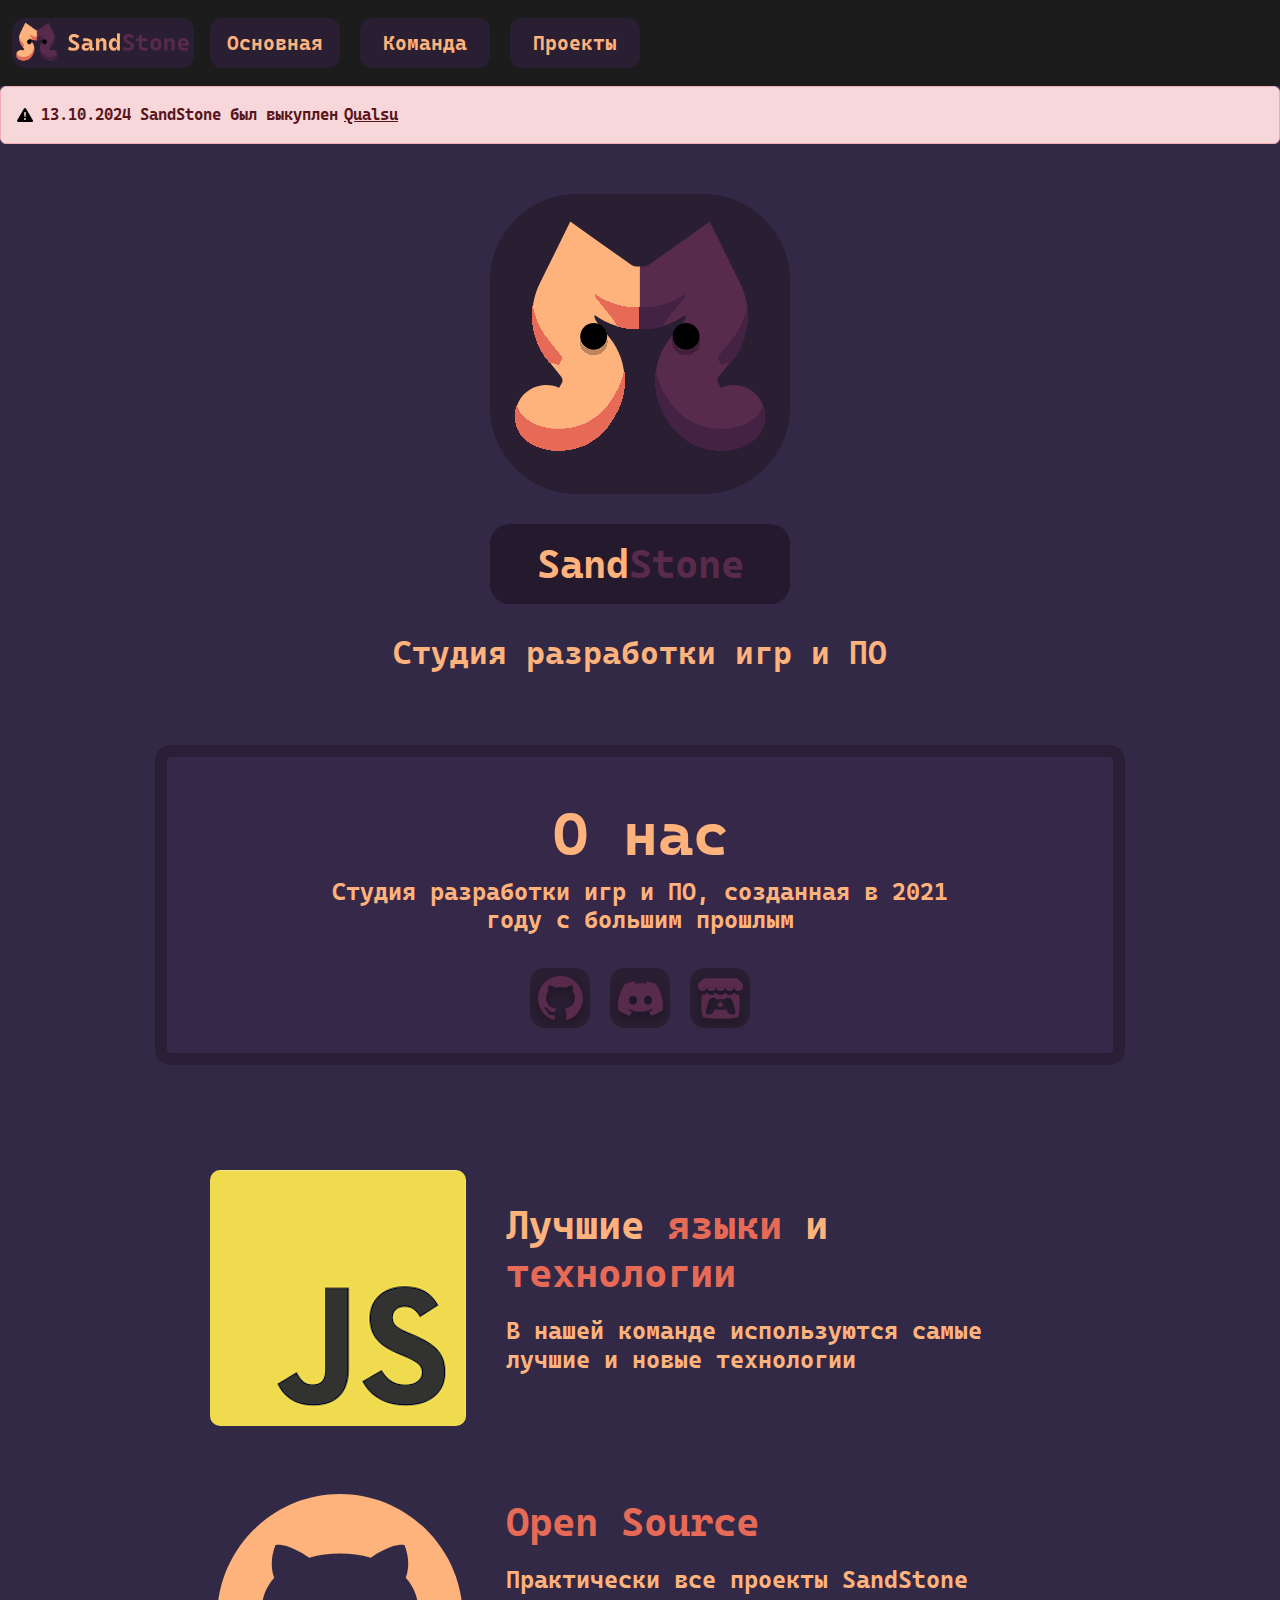
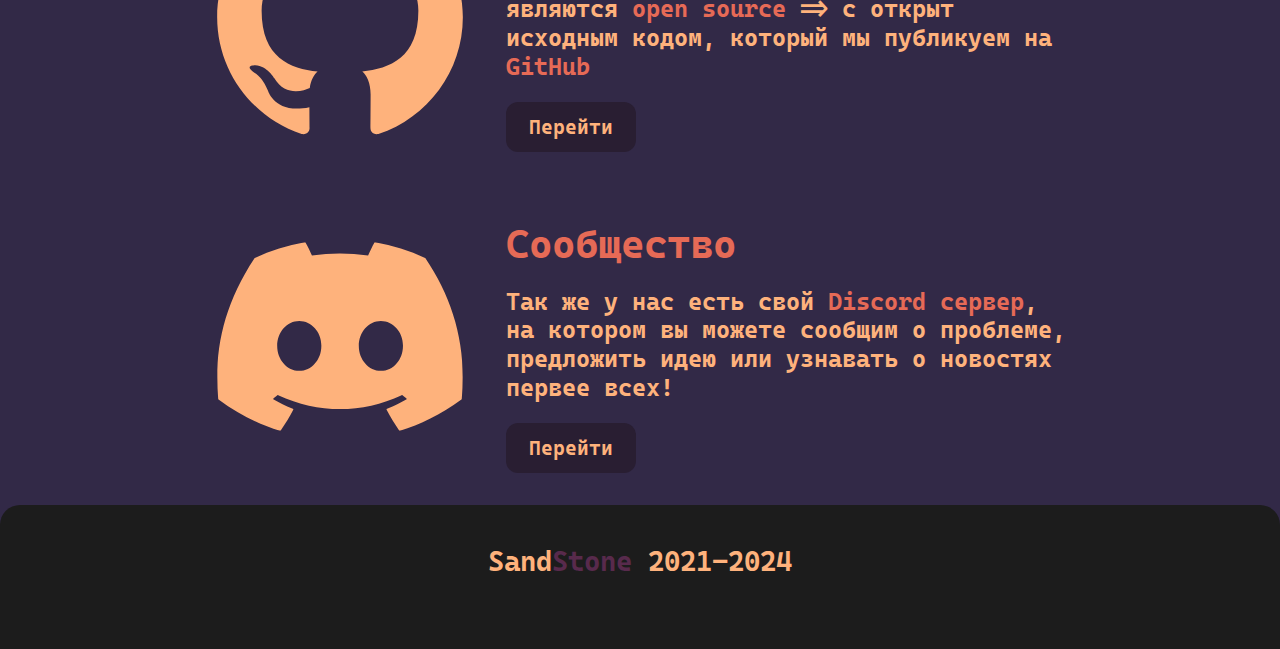
<file: index.html>
<!DOCTYPE html>
<html lang="ru">
<head>
    <meta charset="UTF-8">
    <meta name="viewport" content="width=device-width, initial-scale=1.0">
    <title>SandStone</title>
    <link href="https://cdn.jsdelivr.net/npm/bootstrap@5.3.3/dist/css/bootstrap.min.css" rel="stylesheet" integrity="sha384-QWTKZyjpPEjISv5WaRU9OFeRpok6YctnYmDr5pNlyT2bRjXh0JMhjY6hW+ALEwIH" crossorigin="anonymous">
    <link rel="stylesheet" href="style.css">
    <link rel="stylesheet" href="main.css">
    <link rel="stylesheet" href="scroll.css">
    <link rel="icon" href="img/logo.svg" type="image/gif">
</head>
<body>
    
    <nav class="navbar navbar-expand-lg" style="background-color: #1C1C1C;">
        <div class="container-fluid">
            <img src="img/mini-logo.png" alt="" class="navbar-brand" style="height: 60px;">
            <button class="navbar-toggler" type="button" data-bs-toggle="collapse" data-bs-target="#navbarNav" aria-controls="navbarNav" aria-expanded="false" aria-label="Toggle navigation">
                <span class="navbar-toggler-icon"></span>
            </button>
            <div class="collapse navbar-collapse" id="navbarNav">
                <ul class="navbar-nav">
                    <li class="nav-item">
                        <a class="nav-link" href="/">Основная</a>
                    </li>
                    <li class="nav-item">
                        <a class="nav-link" href="/team">Команда</a>
                    </li>
                    <li class="nav-item">
                        <a class="nav-link" href="/project">Проекты</a>
                    </li>
                </ul>
            </div>
        </div>
    </nav>

    <div class="alert alert-danger d-flex align-items-center" role="alert">
        <svg xmlns="http://www.w3.org/2000/svg" class="bi bi-exclamation-triangle-fill flex-shrink-0 me-2" viewBox="0 0 16 16" role="img" aria-label="Warning:">
            <path d="M8.982 1.566a1.13 1.13 0 0 0-1.96 0L.165 13.233c-.457.778.091 1.767.98 1.767h13.713c.889 0 1.438-.99.98-1.767L8.982 1.566zM8 5c.535 0 .954.462.9.995l-.35 3.507a.552.552 0 0 1-1.1 0L7.1 5.995A.905.905 0 0 1 8 5zm.002 6a1 1 0 1 1 0 2 1 1 0 0 1 0-2z"/>
        </svg>
        13.10.2024 SandStone был выкуплен <a href="https://qual.su" target="_blank" class="alert-link" style="margin-left: 6px;">Qualsu</a>
    </div>

    <main class="d-flex justify-content-center flex-wrap flex-column align-items-center">
        <img src="img/logo.svg" alt="" style="width: 300px;">
        <div class="d-flex justify-content-center align-items-center text-name"><span style="color: #FEB27C;">Sand</span><span style="color: #582A4C;">Stone</span></div>
        <h2>Студия разработки игр и ПО</h2>
    </main>

    <section class="about d-flex justify-content-center align-items-center flex-wrap flex-column">
        <h1>О нас</h1>
        <h4>Студия разработки игр и ПО, созданная в 2021 году с большим прошлым</h4>
        <div class="container d-flex justify-content-center flex-nowrap">
            <a href="https://github.com/sandstonehub" class="d-flex justify-content-center align-items-center" target="_blank"><img src="img/main/github.svg" alt=""></a>
            <a href="https://discord.com/invite/GZAXy5CKM9" class="d-flex justify-content-center align-items-center" target="_blank"><img src="img/main/Discord.svg" alt=""></a>
            <a href="https://sandstone-studio.itch.io/" class="d-flex justify-content-center align-items-center" target="_blank"><img src="img/main/itch.svg" alt=""></a>
        </div>
    </section>

    <section class="card-section d-flex justify-content-center align-items-center">
        <div class="card mb-3" style="max-width: 900px;">
            <div class="row g-0">
                
            <div class="col-md-4 d-flex justify-content-center align-items-centers">
            
                <div id="carouselExampleAutoplaying" class="carousel slide" data-bs-ride="carousel" style="width: 300px;">
                    <div class="carousel-inner">
                        <div class="carousel-item active" data-bs-interval="3000">
                            <img src="img/main/tech/js.png" class="d-flex justify-content-center align-items-center" alt="...">
                        </div>
                        <div class="carousel-item" data-bs-interval="2000">
                            <img src="img/main/tech/python.png" class="d-flex justify-content-center align-items-center" alt="...">
                        </div>
                        <div class="carousel-item" data-bs-interval="2000">
                            <img src="img/main/tech/csharp.png" class="d-flex justify-content-center align-items-center" alt="...">
                        </div>
                        <div class="carousel-item" data-bs-interval="2000">
                            <img src="img/main/tech/c3.png" class="d-flex justify-content-center align-items-center" alt="...">
                        </div>
                        <div class="carousel-item" data-bs-interval="2000">
                            <img src="img/main/tech/vs.png" class="d-flex justify-content-center align-items-center" alt="...">
                        </div>
                        <div class="carousel-item" data-bs-interval="2000">
                            <img src="img/main/tech/vscode.png" class="d-flex justify-content-center align-items-center" alt="...">
                        </div>
                    </div>
                </div>

                </div>

              <div class="col-md-8">
                <div class="card-body slider-body" style="margin-top: 35px;">
                  <h1 class="card-title">Лучшие <span style="color: #E66A56;">языки</span> и <span style="color: #E66A56;">технологии</span></h1>
                  <h4 class="card-text">В нашей комaнде используются самые лучшие и новые технологии</h4>
                </div>
              </div>

            </div>
          </div>
    </section>

    <section class="card-section d-flex justify-content-center align-items-center">
        <div class="card mb-3" style="max-width: 900px;">
            <div class="row g-0">
                
            <div class="col-md-4 d-flex justify-content-center align-items-centers">
                <img src="img/main/github_white.svg" class="img-fluid rounded-start" alt="..." style="width: 250px;">
            </div>

            <div class="col-md-8">
                <div class="card-body">
                    <h1 class="card-title" style="color: #E66A56;">Open Source</h1>
                    <h4 class="card-text">Практически все проекты SandStone являются <span style="color: #E66A56;">open source</span> => с открыт исходным кодом, который мы публикуем на <span style="color: #E66A56;">GitHub</span></h4>
                    <a class="nav-link" href="https://github.com/sandstonehub" target="_blank">Перейти</a>
                </div>
            </div>

            </div>
          </div>
    </section>

    <section class="card-section d-flex justify-content-center align-items-center">
        <div class="card mb-3" style="max-width: 900px;">
            <div class="row g-0">
                
            <div class="col-md-4 d-flex justify-content-center align-items-centers">
                <img src="img/main/discord_white.svg" class="img-fluid rounded-start" alt="..." style="width: 250px;">
            </div>

            <div class="col-md-8">
                <div class="card-body">
                    <h1 class="card-title" style="color: #E66A56;">Сообщество</h1>
                    <h4 class="card-text">Так же у нас есть свой <span style="color: #E66A56;">Discord сервер</span>, на котором вы можете сообщим о проблеме, предложить идею или узнавать о новостях первее всех!</h4>
                    <a class="nav-link" href="https://discord.com/invite/GZAXy5CKM9" target="_blank">Перейти</a>
                </div>
            </div>

            </div>
          </div>
    </section>
    
    <footer>
        <h3><span style="color: #FEB27C;">Sand</span><span style="color: #582A4C">Stone</span> <span style="color: #FEB27C;"> 2021-2024</span></h3>
    </footer>

    <script src="https://cdn.jsdelivr.net/npm/bootstrap@5.3.3/dist/js/bootstrap.bundle.min.js" integrity="sha384-YvpcrYf0tY3lHB60NNkmXc5s9fDVZLESaAA55NDzOxhy9GkcIdslK1eN7N6jIeHz" crossorigin="anonymous"></script>
</body>
</html>
</file>
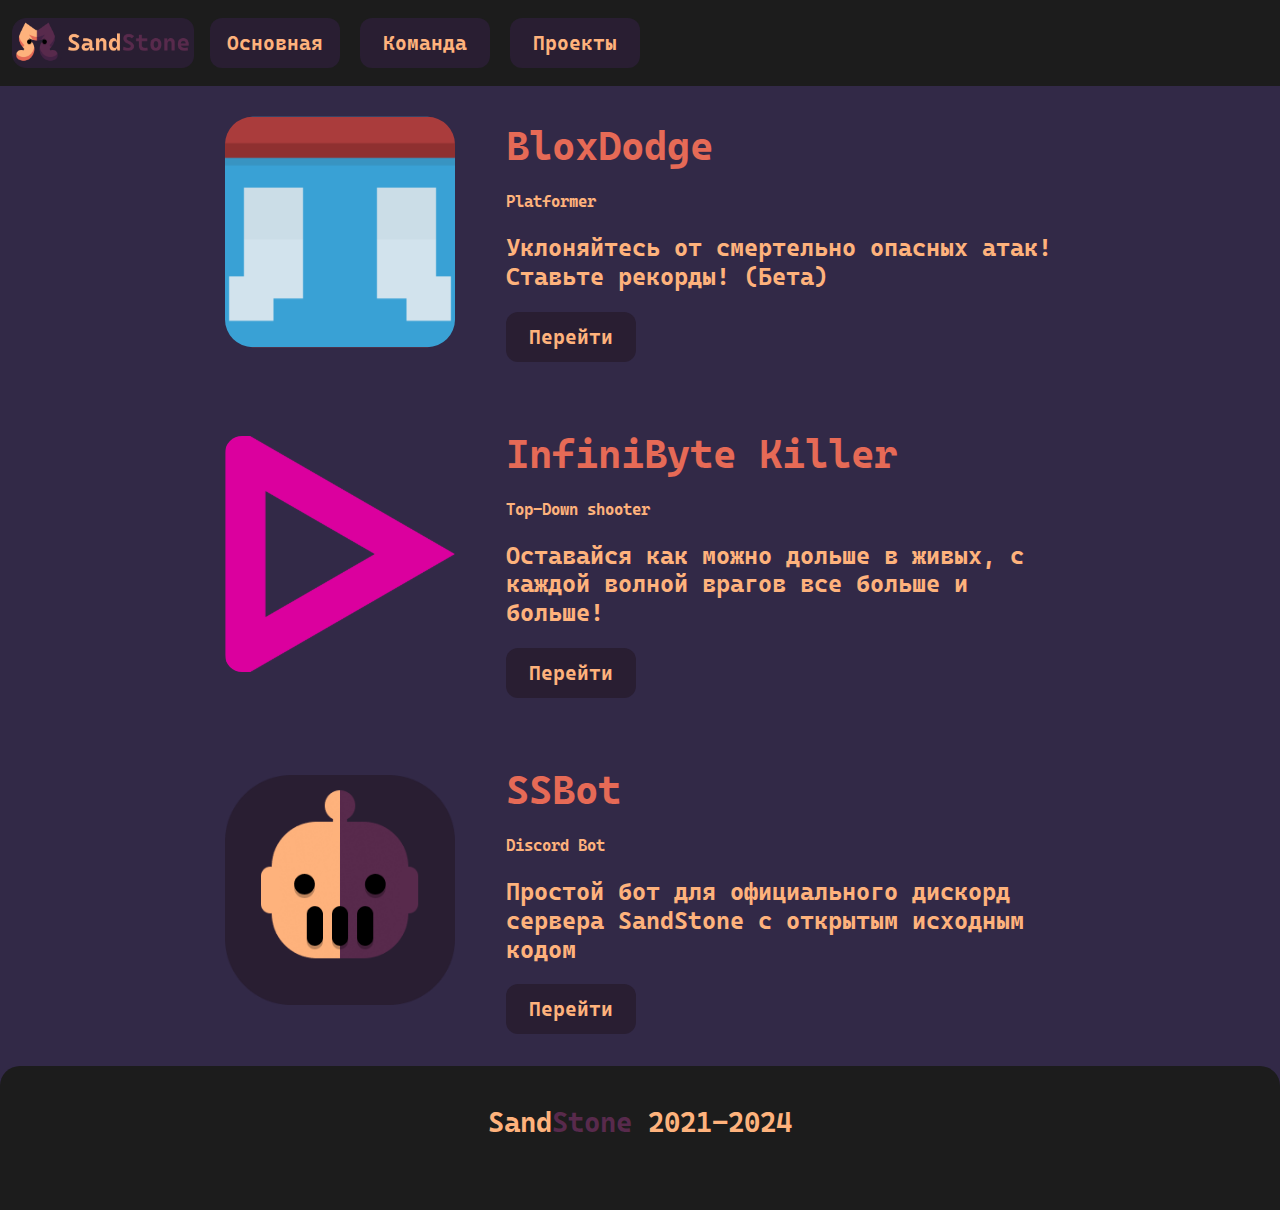
<file: project/index.html>
<!DOCTYPE html>
<html lang="ru">
<head>
    <meta charset="UTF-8">
    <meta name="viewport" content="width=device-width, initial-scale=1.0">
    <title>SandStone | Проекты</title>
    <link href="https://cdn.jsdelivr.net/npm/bootstrap@5.3.3/dist/css/bootstrap.min.css" rel="stylesheet" integrity="sha384-QWTKZyjpPEjISv5WaRU9OFeRpok6YctnYmDr5pNlyT2bRjXh0JMhjY6hW+ALEwIH" crossorigin="anonymous">
    <link rel="stylesheet" href="style.css">
    <link rel="stylesheet" href="/main.css">
    <link rel="stylesheet" href="/scroll.css">
    <link rel="icon" href="/img/logo.svg" type="image/gif">
</head>
<body>
    
    <nav class="navbar navbar-expand-lg" style="background-color: #1C1C1C;">
        <div class="container-fluid">
            <img src="/img/mini-logo.png" alt="" class="navbar-brand" style="height: 60px;">
            <button class="navbar-toggler" type="button" data-bs-toggle="collapse" data-bs-target="#navbarNav" aria-controls="navbarNav" aria-expanded="false" aria-label="Toggle navigation">
                <span class="navbar-toggler-icon"></span>
            </button>
            <div class="collapse navbar-collapse" id="navbarNav">
                <ul class="navbar-nav">
                    <li class="nav-item">
                        <a class="nav-link" href="/">Основная</a>
                    </li>
                    <li class="nav-item">
                        <a class="nav-link" href="/team">Команда</a>
                    </li>
                    <li class="nav-item">
                        <a class="nav-link" href="/project">Проекты</a>
                    </li>
                </ul>
            </div>
        </div>
    </nav>

    <section class="card-section d-flex justify-content-center align-items-center">
        <div class="card mb-3" style="max-width: 900px;">
            <div class="row g-0">
                
            <div class="col-md-4 d-flex justify-content-center align-items-centers">
                <img src="/img/project/bloxdodge.svg" class="img-fluid rounded-start" alt="..."/>
            </div>

            <div class="col-md-8">
                <div class="card-body">
                    <h1 class="card-title" style="color: #E66A56;">BloxDodge</h1>
                    <p>Platformer</p>
                    <h4 class="card-text">Уклоняйтесь от смертельно опасных атак! Ставьте рекорды! (Бета)</h4>
                    <a class="nav-link" href="https://sandstone-studio.itch.io/blox-dodgecharged" target="_blank">Перейти</a>
                </div>
            </div>

            </div>
          </div>
    </section>

    <section class="card-section d-flex justify-content-center align-items-center">
        <div class="card mb-3" style="max-width: 900px;">
            <div class="row g-0">
                
            <div class="col-md-4 d-flex justify-content-center align-items-centers">
                <img src="/img/project/infitybytekiller.svg" class="img-fluid rounded-start" alt="..."/>
            </div>

            <div class="col-md-8">
                <div class="card-body">
                    <h1 class="card-title" style="color: #E66A56;">InfiniByte Killer</h1>
                    <p>Top-Down shooter</p>
                    <h4 class="card-text">Оставайся как можно дольше в живых, с каждой волной врагов все больше и больше!</h4>
                    <a class="nav-link" href="https://sandstone-studio.itch.io/infinibyte-killer" target="_blank">Перейти</a>
                </div>
            </div>

            </div>
          </div>
    </section>

    <section class="card-section d-flex justify-content-center align-items-center">
        <div class="card mb-3" style="max-width: 900px;">
            <div class="row g-0">
                
                <div class="col-md-4 d-flex justify-content-center align-items-centers">
                    <img src="/img/project/ssbot.png" class="img-fluid rounded-start" alt="..." style="margin: auto;"/>
                </div>

            <div class="col-md-8">
                <div class="card-body">
                    <h1 class="card-title" style="color: #E66A56;">SSBot</h1>
                    <p>Discord Bot</p>
                    <h4 class="card-text">Простой бот для официального дискорд сервера SandStone с открытым исходным кодом</h4>
                    <a class="nav-link" href="https://github.com/SandStoneHub/SSbot" target="_blank">Перейти</a>
                </div>
            </div>

            </div>
          </div>
    </section>

    <footer>
        <h3><span style="color: #FEB27C;">Sand</span><span style="color: #582A4C">Stone</span> <span style="color: #FEB27C;"> 2021-2024</span></h3>
    </footer>

    <script src="https://cdn.jsdelivr.net/npm/bootstrap@5.3.3/dist/js/bootstrap.bundle.min.js" integrity="sha384-YvpcrYf0tY3lHB60NNkmXc5s9fDVZLESaAA55NDzOxhy9GkcIdslK1eN7N6jIeHz" crossorigin="anonymous"></script>
</body>
</html>
</file>
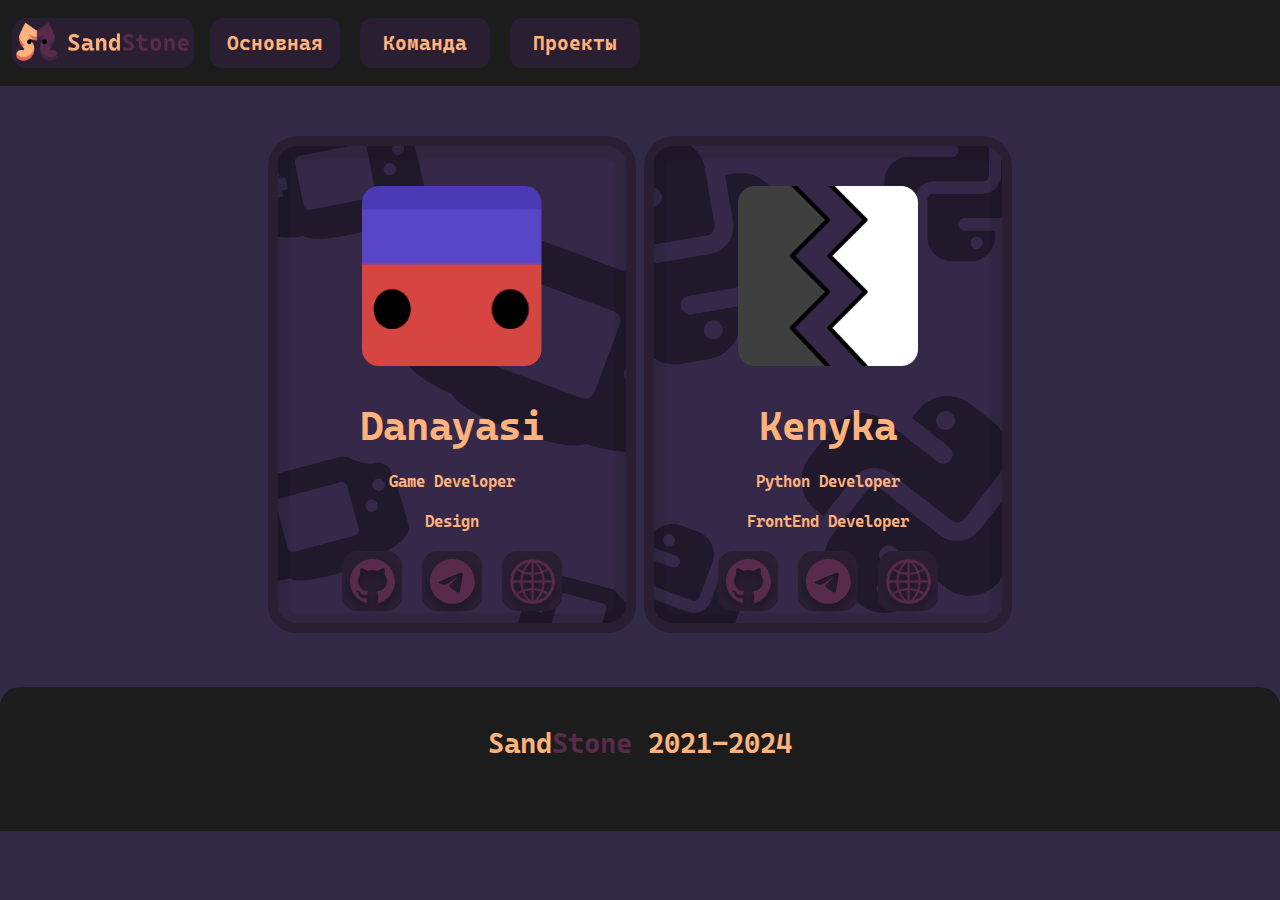
<file: team/index.html>
<!DOCTYPE html>
<html lang="ru">
<head>
    <meta charset="UTF-8">
    <meta name="viewport" content="width=device-width, initial-scale=1.0">
    <title>SandStone | Команда</title>
    <link href="https://cdn.jsdelivr.net/npm/bootstrap@5.3.3/dist/css/bootstrap.min.css" rel="stylesheet" integrity="sha384-QWTKZyjpPEjISv5WaRU9OFeRpok6YctnYmDr5pNlyT2bRjXh0JMhjY6hW+ALEwIH" crossorigin="anonymous">
    <link rel="stylesheet" href="style.css">
    <link rel="stylesheet" href="/main.css">
    <link rel="stylesheet" href="/scroll.css">
    <link rel="icon" href="/img/logo.svg" type="image/gif">
</head>
<body>
    
    <nav class="navbar navbar-expand-lg" style="background-color: #1C1C1C;">
        <div class="container-fluid">
            <img src="/img/mini-logo.png" alt="" class="navbar-brand" style="height: 60px;">
            <button class="navbar-toggler" type="button" data-bs-toggle="collapse" data-bs-target="#navbarNav" aria-controls="navbarNav" aria-expanded="false" aria-label="Toggle navigation">
                <span class="navbar-toggler-icon"></span>
            </button>
            <div class="collapse navbar-collapse" id="navbarNav">
                <ul class="navbar-nav">
                    <li class="nav-item">
                        <a class="nav-link" href="/">Основная</a>
                    </li>
                    <li class="nav-item">
                        <a class="nav-link" href="/team">Команда</a>
                    </li>
                    <li class="nav-item">
                        <a class="nav-link" href="/project">Проекты</a>
                    </li>
                </ul>
            </div>
        </div>
    </nav>

    <section class="d-flex justify-content-center align-items-center">
        <div class="row row-cols-1 row-cols-md-2 g-2">
            <div class="col">
                <div class="card danayasi-card" style="width: 23rem;">
                    <img src="/img/team/danayasi.png" class="card-img-top" alt="...">
                    <div class="card-body text-center">
                        <h1 class="card-title">Danayasi</h1>
                        <p class="card-text">Game Developer</p>
                        <p class="card-text">Design</p>
                        
                        <div class="container d-flex justify-content-center flex-nowrap">
                            <a href="https://github.com/danayasi" class="d-flex justify-content-center align-items-center" target="_blank"><img src="/img/main/github.svg" alt=""></a>
                            <a href="https://t.me/danayasi" class="d-flex justify-content-center align-items-center" target="_blank"><img src="/img/team/telegram.svg" alt=""></a>
                            <a href="https://danayasi.ru" class="d-flex justify-content-center align-items-center" target="_blank"><img src="/img/team/website.png" alt=""></a>
                        </div>

                    </div>
                </div>
            </div>

            <div class="col">
                <div class="card kenyka-card" style="width: 23rem;">
                    <img src="/img/team/kenyka.png" class="card-img-top" alt="...">
                    <div class="card-body text-center">
                        <h1 class="card-title">Kenyka</h1>
                        <p class="card-text">Python Developer</p>
                        <p class="card-text">FrontEnd Developer</p>
                        
                        <div class="container d-flex justify-content-center flex-nowrap">
                            <a href="https://github.com/keeniGitHub" class="d-flex justify-content-center align-items-center" target="_blank"><img src="/img/main/github.svg" alt=""></a>
                            <a href="https://t.me/itzkeeni" class="d-flex justify-content-center align-items-center" target="_blank"><img src="/img/team/telegram.svg" alt=""></a>
                            <a href="https://kenyka.fun" class="d-flex justify-content-center align-items-center" target="_blank"><img src="/img/team/website.png" alt=""></a>
                        </div>

                    </div>
                </div>
            </div>
        </div>
    </section>

    <footer>
        <h3><span style="color: #FEB27C;">Sand</span><span style="color: #582A4C">Stone</span> <span style="color: #FEB27C;"> 2021-2024</span></h3>
    </footer>

    <script src="https://cdn.jsdelivr.net/npm/bootstrap@5.3.3/dist/js/bootstrap.bundle.min.js" integrity="sha384-YvpcrYf0tY3lHB60NNkmXc5s9fDVZLESaAA55NDzOxhy9GkcIdslK1eN7N6jIeHz" crossorigin="anonymous"></script>
</body>
</html>
</file>
<file: style.css>
main{
    margin-top: 50px;
}

main .text-name{
    margin: 30px;
    height: 80px;
    width: 300px;
    font-size: 40px;
    background-color: #25192e;
    border-radius: 20px;
    text-align: center;
}

main h2{
    text-align: center;
    color: #FEB27C;
}

.about{
    max-width: 1000px;
    min-width: 200px;
    height: 350px;
    padding-top: 25px;
    margin-left: 20px;
    margin-right: 20px;
    margin: 50px auto;
    color: #FEB27C;
    background-color: #582a4c20;
    border-radius: 30px;
    border: 15px solid #322947;
    box-shadow: 0px 0px 0px 12px #25192e99 inset;
}

.about h1{
    font-size: 60px;
}

.about h4{
    max-width: 670px;
    text-align: center;
}

.about .container a{
    margin: 10px;
    margin-top: 25px;
    width: 60px;
    height: 60px;
    background-color: #291E32;
    border-radius: 15px;
    transition: 0.5s;
}

.about .container a:hover{
    width: 65px;
    height: 65px;
    transition: 0.5s;
}

.about .container a img{
    width: 45px;
    height: 45px;
    filter: drop-shadow(0px 5px 4px rgba(0, 0, 0, 0.25));
}

.card{
    color: #FEB27C;
    background: none;
    border: none;
}

.card-body h1, .card-body h4{
    margin: 20px 0px 20px 0px;
}

.carousel-item img{
    border-radius: 30px;
    padding: 20px;
}

.carousel-inner, .carousel-control-prev, .carousel-control-next{
    margin-top: 20px;
}

.alert svg{
    width: 16px;
    height: 16px;
}

@media screen and (width < 768px) {
    .card-body h1, .card-text{
        text-align: center;
    }

    .card-body .nav-link{
        margin: auto;
    }

    .img-fluid{
        margin-top: 30px;
    }
}
</file>
<file: main.css>
@font-face {
    font-family: CascadiaCode;
    src: url(/font/CascadiaCode-Bold.otf);
}

body{
    font-family: CascadiaCode;
    background-color: #322947;
}

.nav-link{
    width: 130px;
    height: 50px;
    font-size: 20px;
    color: #FEB27C;
    background-color: #291E32;
    border-radius: 12px;
    padding: 10px;
    text-align: center;
}

.nav-link:hover{
    color: #E66A56;
    background-color: #25192e;
}

.nav-item{
    margin: 10px 20px 10px 0;
}

.navbar-toggler{
    background-color: #FEB27C;
    border-color: #E66A56;
}

.navbar-toggler span{
    color: white;
}

footer{
    border-radius: 20px 20px 0px 0px;
    max-width: 10000px;
    height: 16vh;
    background-color: #1C1C1C;;
}

footer h3{
    text-align: center;
    padding-top: 40px;
}
</file>
<file: scroll.css>
body{
    overflow-x: hidden;
}

::-webkit-scrollbar {
    width: 15px;
    height: 8px; 
    background-color: #291E32;
}

::-webkit-scrollbar-thumb {
    background-color: #FEB27C;
    border-radius: 9em;
}

::-webkit-scrollbar-thumb:hover {
    background-color: #E66A56;
}
</file>
<file: project/style.css>
.card{
    color: #FEB27C;
    background: none;
    border: none;
}

.card-body h1, .card-body h4{
    margin: 20px 0px 20px 0px;
}

.img-fluid{
    width: 230px;
}

@media screen and (width < 768px) {
    .card-body h1, .card-text, .card-body p{
        text-align: center;
    }

    .card-body .nav-link{
        margin: auto;
    }

    .img-fluid{
        margin-top: 30px;
    }
}
</file>
<file: team/style.css>
.card{
    color: #FEB27C;
    border: none;
    border-radius: 30px;
    margin: 50px auto;
}

.danayasi-card{
    background: url("/img/team/DanayasiFrame.png");
    background-size: 100%;
    background-repeat: no-repeat;
}

.kenyka-card{
    background: url("/img/team/KenykaFrame.png");
    background-size: 100%;
    background-repeat: no-repeat;
}

.card-body h1, .card-body h4{
    margin: 20px 0px 20px 0px;
}

.img-fluid{
    width: 200px;
}

.card-img-top{
    margin: auto;
    margin-top: 50px;
    width: 180px;
    height: 180px;
}

section a{
    margin-bottom: 50px;
}

.container a{
    margin: 10px;
    margin-top: 1px;
    width: 60px;
    height: 60px;
    background-color: #291E32;
    border-radius: 15px;
    transition: 0.5s;
}

.container a:hover{
    width: 65px;
    height: 65px;
    transition: 0.5s;
}

.container a img{
    width: 45px;
    height: 45px;
    filter: drop-shadow(0px 5px 4px rgba(0, 0, 0, 0.25));
}

@media screen and (width < 768px) {
    .card-body h1, .card-text, .card-body p{
        text-align: center;
    }

    .card-body .nav-link{
        margin: auto;
    }

    .img-fluid{
        margin-top: 30px;
    }
}
</file>
